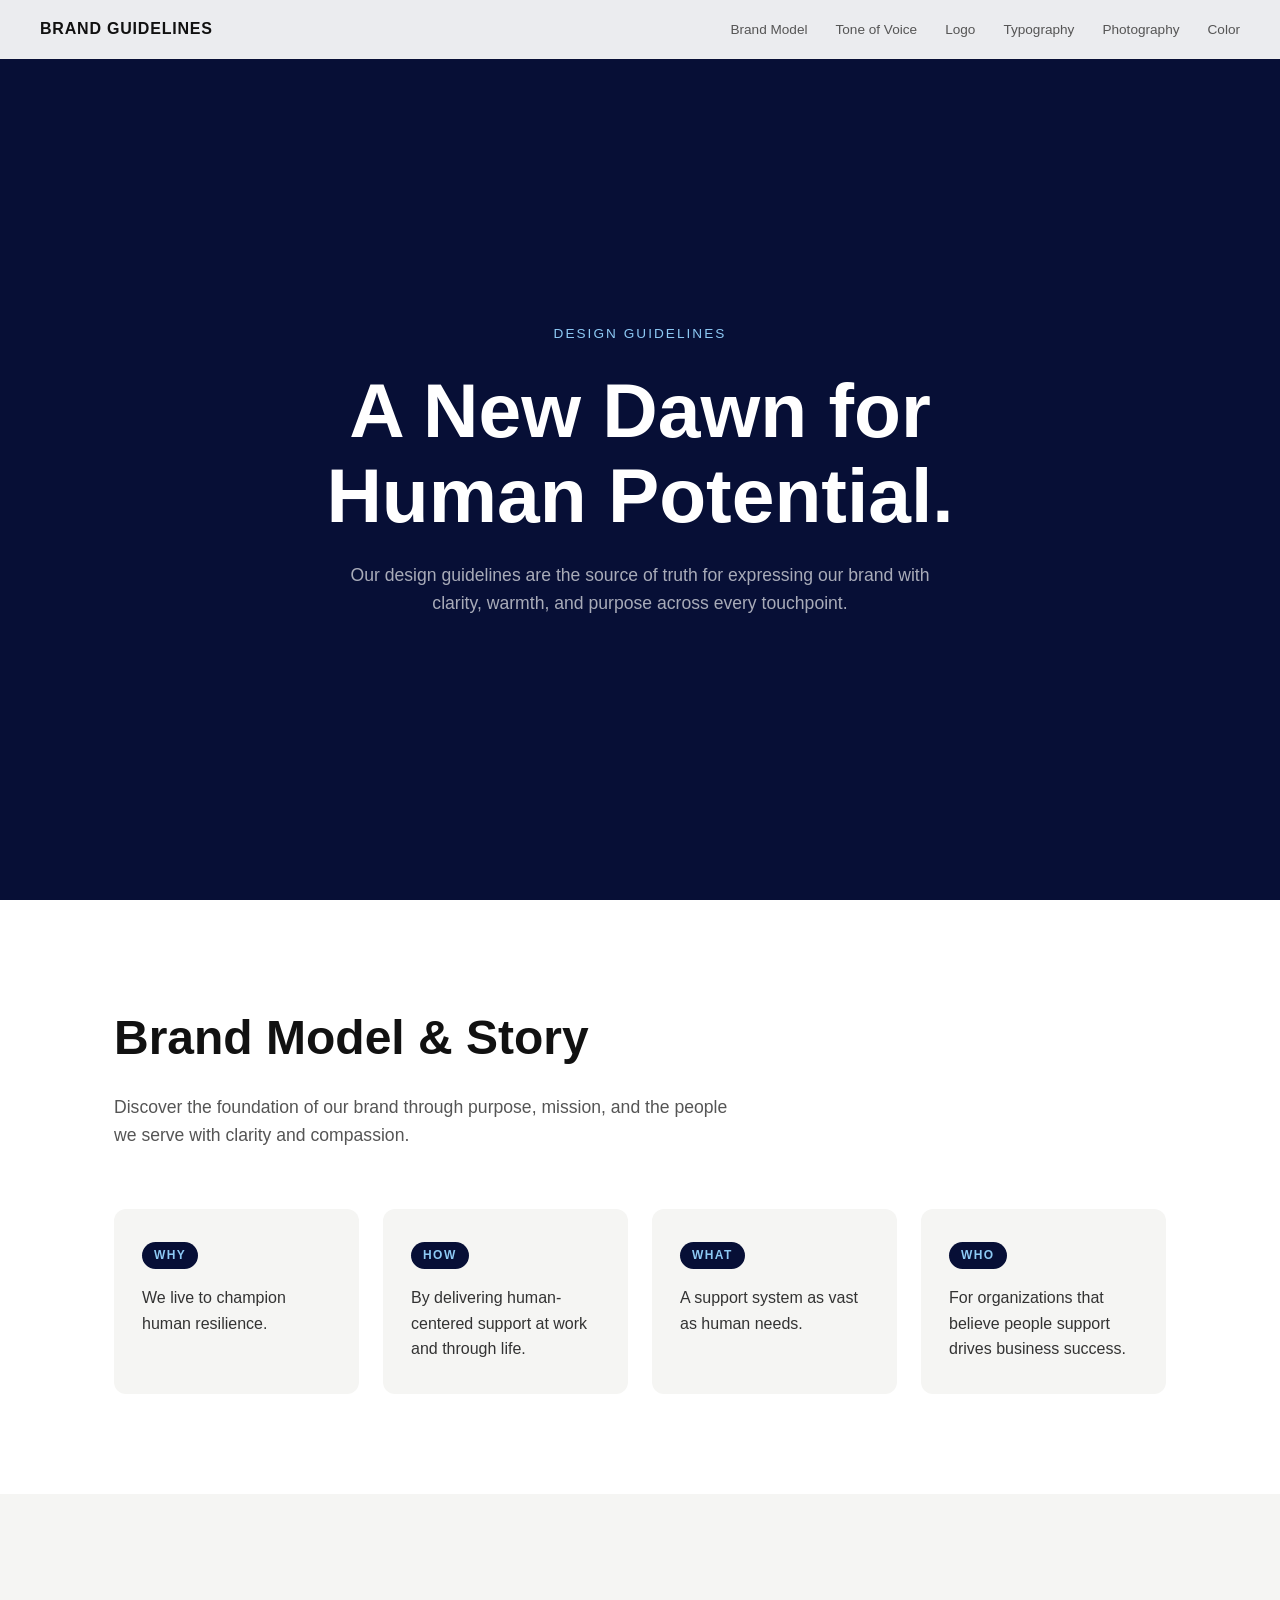
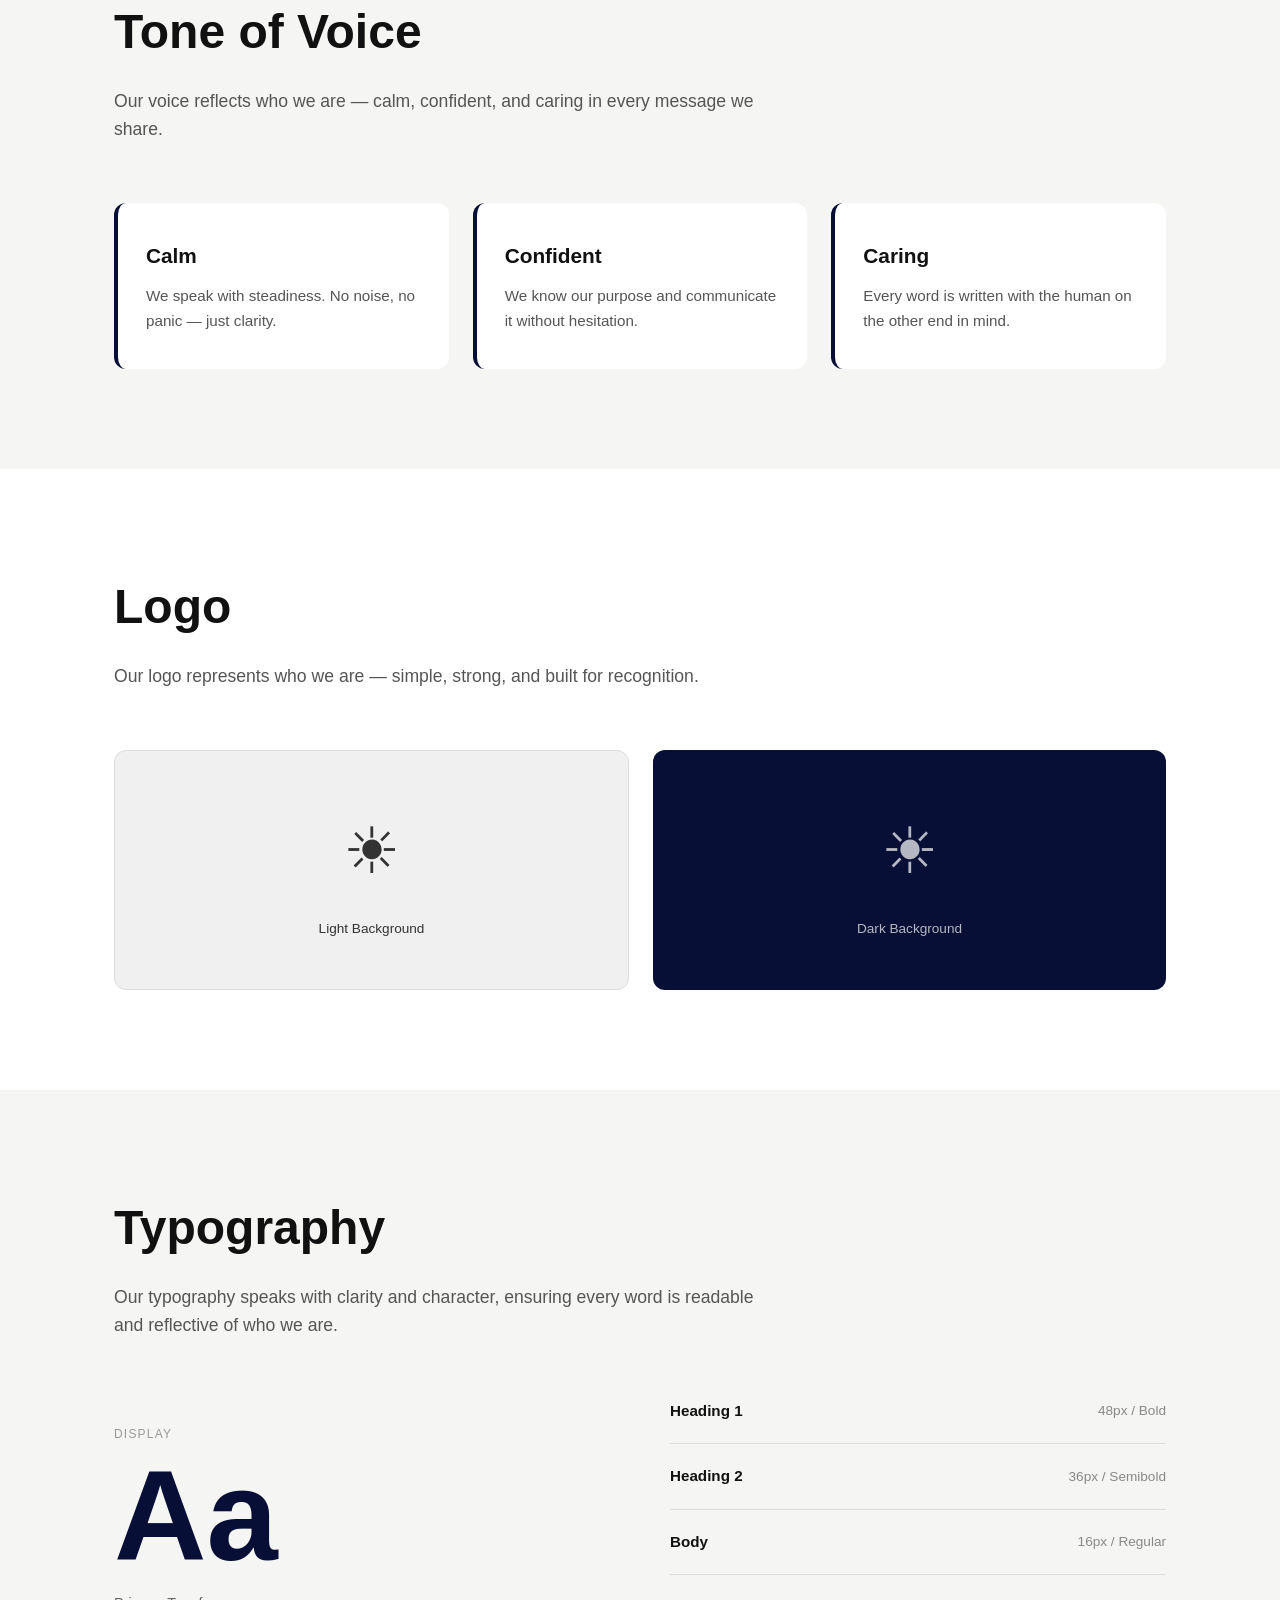
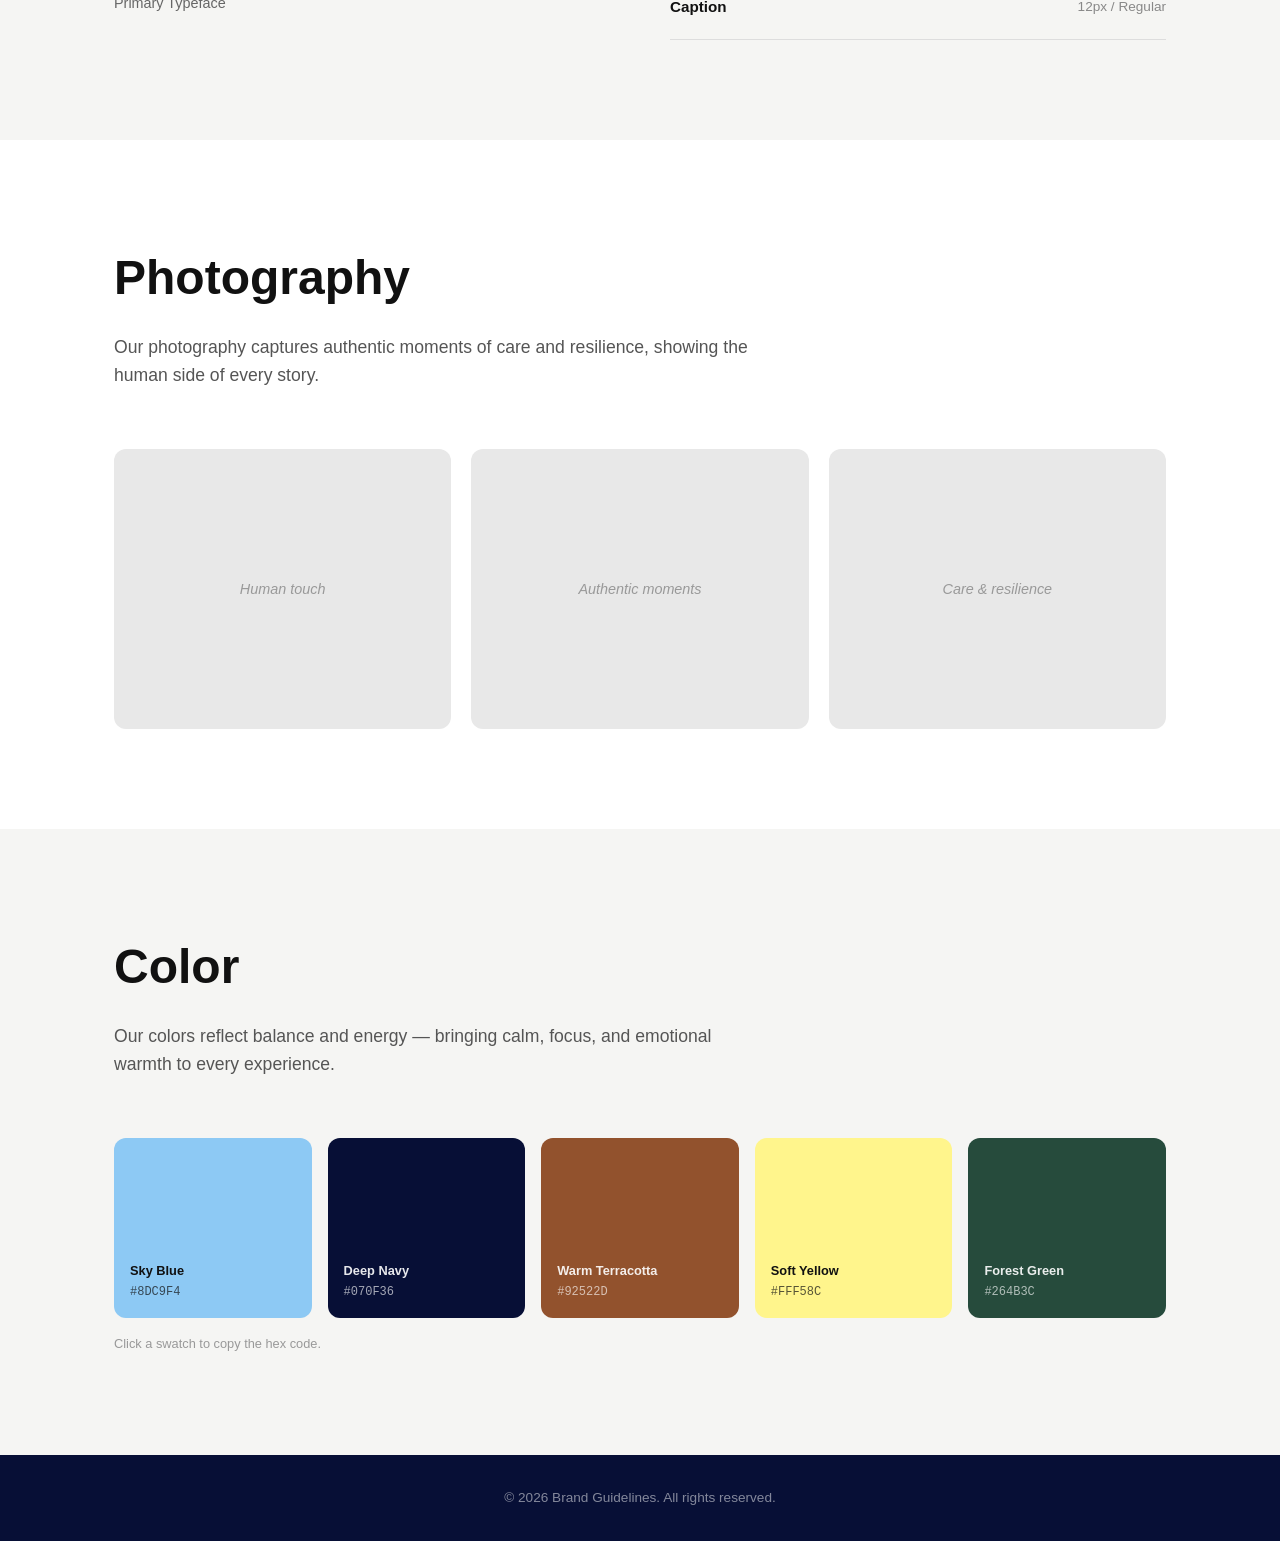
<file: design-guidelines/index.html>
<!DOCTYPE html>
<html lang="en">
<head>
    <meta charset="UTF-8">
    <meta name="viewport" content="width=device-width, initial-scale=1.0">
    <title>Brand Design Guidelines</title>
    <link rel="stylesheet" href="styles.css">
</head>
<body>

    <!-- Nav -->
    <nav class="nav">
        <div class="nav-logo">Brand Guidelines</div>
        <ul class="nav-links">
            <li><a href="#brand-model">Brand Model</a></li>
            <li><a href="#tone">Tone of Voice</a></li>
            <li><a href="#logo">Logo</a></li>
            <li><a href="#typography">Typography</a></li>
            <li><a href="#photography">Photography</a></li>
            <li><a href="#color">Color</a></li>
        </ul>
    </nav>

    <!-- Hero -->
    <section class="hero">
        <div class="hero-inner">
            <p class="hero-label">Design Guidelines</p>
            <h1>A New Dawn for Human Potential.</h1>
            <p class="hero-desc">Our design guidelines are the source of truth for expressing our brand with clarity, warmth, and purpose across every touchpoint.</p>
        </div>
    </section>

    <!-- Brand Model -->
    <section id="brand-model" class="section">
        <div class="container">
            <h2>Brand Model &amp; Story</h2>
            <p class="section-intro">Discover the foundation of our brand through purpose, mission, and the people we serve with clarity and compassion.</p>
            <div class="brand-grid">
                <div class="brand-card">
                    <span class="brand-label">Why</span>
                    <p>We live to champion human resilience.</p>
                </div>
                <div class="brand-card">
                    <span class="brand-label">How</span>
                    <p>By delivering human-centered support at work and through life.</p>
                </div>
                <div class="brand-card">
                    <span class="brand-label">What</span>
                    <p>A support system as vast as human needs.</p>
                </div>
                <div class="brand-card">
                    <span class="brand-label">Who</span>
                    <p>For organizations that believe people support drives business success.</p>
                </div>
            </div>
        </div>
    </section>

    <!-- Tone of Voice -->
    <section id="tone" class="section section-dark">
        <div class="container">
            <h2>Tone of Voice</h2>
            <p class="section-intro">Our voice reflects who we are — calm, confident, and caring in every message we share.</p>
            <div class="tone-grid">
                <div class="tone-card">
                    <h3>Calm</h3>
                    <p>We speak with steadiness. No noise, no panic — just clarity.</p>
                </div>
                <div class="tone-card">
                    <h3>Confident</h3>
                    <p>We know our purpose and communicate it without hesitation.</p>
                </div>
                <div class="tone-card">
                    <h3>Caring</h3>
                    <p>Every word is written with the human on the other end in mind.</p>
                </div>
            </div>
        </div>
    </section>

    <!-- Logo -->
    <section id="logo" class="section">
        <div class="container">
            <h2>Logo</h2>
            <p class="section-intro">Our logo represents who we are — simple, strong, and built for recognition.</p>
            <div class="logo-showcase">
                <div class="logo-box logo-light">
                    <div class="logo-mark">&#9728;</div>
                    <span>Light Background</span>
                </div>
                <div class="logo-box logo-dark">
                    <div class="logo-mark">&#9728;</div>
                    <span>Dark Background</span>
                </div>
            </div>
        </div>
    </section>

    <!-- Typography -->
    <section id="typography" class="section section-dark">
        <div class="container">
            <h2>Typography</h2>
            <p class="section-intro">Our typography speaks with clarity and character, ensuring every word is readable and reflective of who we are.</p>
            <div class="type-showcase">
                <div class="type-sample">
                    <p class="type-label">Display</p>
                    <p class="type-display">Aa</p>
                    <p class="type-name">Primary Typeface</p>
                </div>
                <div class="type-rules">
                    <div class="type-rule">
                        <span class="rule-label">Heading 1</span>
                        <span class="rule-spec">48px / Bold</span>
                    </div>
                    <div class="type-rule">
                        <span class="rule-label">Heading 2</span>
                        <span class="rule-spec">36px / Semibold</span>
                    </div>
                    <div class="type-rule">
                        <span class="rule-label">Body</span>
                        <span class="rule-spec">16px / Regular</span>
                    </div>
                    <div class="type-rule">
                        <span class="rule-label">Caption</span>
                        <span class="rule-spec">12px / Regular</span>
                    </div>
                </div>
            </div>
        </div>
    </section>

    <!-- Photography -->
    <section id="photography" class="section">
        <div class="container">
            <h2>Photography</h2>
            <p class="section-intro">Our photography captures authentic moments of care and resilience, showing the human side of every story.</p>
            <div class="photo-grid">
                <div class="photo-placeholder">Human touch</div>
                <div class="photo-placeholder">Authentic moments</div>
                <div class="photo-placeholder">Care &amp; resilience</div>
            </div>
        </div>
    </section>

    <!-- Color -->
    <section id="color" class="section section-dark">
        <div class="container">
            <h2>Color</h2>
            <p class="section-intro">Our colors reflect balance and energy — bringing calm, focus, and emotional warmth to every experience.</p>
            <div class="color-grid">
                <div class="color-swatch" style="background:#8DC9F4;">
                    <div class="swatch-info">
                        <span class="swatch-name">Sky Blue</span>
                        <span class="swatch-hex" data-hex="#8DC9F4">#8DC9F4</span>
                    </div>
                </div>
                <div class="color-swatch" style="background:#070F36;">
                    <div class="swatch-info light">
                        <span class="swatch-name">Deep Navy</span>
                        <span class="swatch-hex" data-hex="#070F36">#070F36</span>
                    </div>
                </div>
                <div class="color-swatch" style="background:#92522D;">
                    <div class="swatch-info light">
                        <span class="swatch-name">Warm Terracotta</span>
                        <span class="swatch-hex" data-hex="#92522D">#92522D</span>
                    </div>
                </div>
                <div class="color-swatch" style="background:#FFF58C;">
                    <div class="swatch-info">
                        <span class="swatch-name">Soft Yellow</span>
                        <span class="swatch-hex" data-hex="#FFF58C">#FFF58C</span>
                    </div>
                </div>
                <div class="color-swatch" style="background:#264B3C;">
                    <div class="swatch-info light">
                        <span class="swatch-name">Forest Green</span>
                        <span class="swatch-hex" data-hex="#264B3C">#264B3C</span>
                    </div>
                </div>
            </div>
            <p class="copy-hint">Click a swatch to copy the hex code.</p>
            <div class="copy-toast" id="toast">Copied!</div>
        </div>
    </section>

    <!-- Footer -->
    <footer class="footer">
        <div class="container">
            <p>&copy; 2026 Brand Guidelines. All rights reserved.</p>
        </div>
    </footer>

    <script src="script.js"></script>
</body>
</html>
</file>
<file: design-guidelines/styles.css>
* {
    margin: 0;
    padding: 0;
    box-sizing: border-box;
}

:root {
    --navy: #070F36;
    --sky: #8DC9F4;
    --yellow: #FFF58C;
    --green: #264B3C;
    --terra: #92522D;
    --white: #ffffff;
    --light-bg: #f5f5f3;
    --dark-bg: #0d0d0d;
}

body {
    font-family: -apple-system, BlinkMacSystemFont, 'Segoe UI', Roboto, sans-serif;
    color: #111;
    background: var(--white);
    line-height: 1.6;
}

.container {
    max-width: 1100px;
    margin: 0 auto;
    padding: 0 24px;
}

/* Nav */
.nav {
    position: fixed;
    top: 0;
    left: 0;
    right: 0;
    z-index: 100;
    display: flex;
    align-items: center;
    justify-content: space-between;
    padding: 16px 40px;
    background: rgba(255,255,255,0.92);
    backdrop-filter: blur(10px);
    border-bottom: 1px solid #eee;
}

.nav-logo {
    font-weight: 700;
    font-size: 1rem;
    letter-spacing: 0.05em;
    text-transform: uppercase;
}

.nav-links {
    list-style: none;
    display: flex;
    gap: 28px;
}

.nav-links a {
    text-decoration: none;
    color: #555;
    font-size: 0.85rem;
    font-weight: 500;
    transition: color 0.2s;
}

.nav-links a:hover {
    color: #111;
}

/* Hero */
.hero {
    min-height: 100vh;
    background: var(--navy);
    display: flex;
    align-items: center;
    justify-content: center;
    text-align: center;
    padding: 120px 24px 80px;
    color: var(--white);
}

.hero-inner {
    max-width: 800px;
}

.hero-label {
    font-size: 0.85rem;
    letter-spacing: 0.15em;
    text-transform: uppercase;
    color: var(--sky);
    margin-bottom: 24px;
}

.hero h1 {
    font-size: clamp(2.5rem, 6vw, 5rem);
    font-weight: 700;
    line-height: 1.1;
    margin-bottom: 24px;
}

.hero-desc {
    font-size: 1.1rem;
    color: rgba(255,255,255,0.65);
    max-width: 600px;
    margin: 0 auto;
}

/* Sections */
.section {
    padding: 100px 0;
}

.section-dark {
    background: var(--light-bg);
}

.section h2 {
    font-size: clamp(1.8rem, 4vw, 3rem);
    font-weight: 700;
    margin-bottom: 16px;
}

.section-intro {
    font-size: 1.1rem;
    color: #555;
    max-width: 640px;
    margin-bottom: 60px;
}

/* Brand Model */
.brand-grid {
    display: grid;
    grid-template-columns: repeat(auto-fit, minmax(220px, 1fr));
    gap: 24px;
}

.brand-card {
    background: var(--light-bg);
    border-radius: 12px;
    padding: 32px 28px;
}

.brand-label {
    display: inline-block;
    font-size: 0.75rem;
    font-weight: 700;
    letter-spacing: 0.12em;
    text-transform: uppercase;
    color: var(--sky);
    background: var(--navy);
    padding: 4px 12px;
    border-radius: 20px;
    margin-bottom: 16px;
}

.brand-card p {
    font-size: 1rem;
    color: #333;
    line-height: 1.6;
}

/* Tone */
.tone-grid {
    display: grid;
    grid-template-columns: repeat(auto-fit, minmax(240px, 1fr));
    gap: 24px;
}

.tone-card {
    background: var(--white);
    border-radius: 12px;
    padding: 36px 28px;
    border-left: 4px solid var(--navy);
}

.tone-card h3 {
    font-size: 1.3rem;
    margin-bottom: 12px;
}

.tone-card p {
    color: #555;
    font-size: 0.95rem;
}

/* Logo */
.logo-showcase {
    display: flex;
    gap: 24px;
    flex-wrap: wrap;
}

.logo-box {
    flex: 1;
    min-width: 240px;
    height: 240px;
    border-radius: 12px;
    display: flex;
    flex-direction: column;
    align-items: center;
    justify-content: center;
    gap: 16px;
    font-size: 0.85rem;
    font-weight: 500;
}

.logo-light {
    background: #f0f0f0;
    color: #333;
    border: 1px solid #ddd;
}

.logo-dark {
    background: var(--navy);
    color: rgba(255,255,255,0.7);
}

.logo-mark {
    font-size: 4rem;
}

/* Typography */
.type-showcase {
    display: grid;
    grid-template-columns: 1fr 1fr;
    gap: 60px;
    align-items: center;
}

.type-display {
    font-size: 8rem;
    font-weight: 700;
    line-height: 1;
    color: var(--navy);
}

.type-label {
    font-size: 0.75rem;
    text-transform: uppercase;
    letter-spacing: 0.1em;
    color: #999;
    margin-bottom: 8px;
}

.type-name {
    font-size: 0.9rem;
    color: #666;
    margin-top: 12px;
}

.type-rules {
    display: flex;
    flex-direction: column;
    gap: 20px;
}

.type-rule {
    display: flex;
    justify-content: space-between;
    align-items: center;
    padding-bottom: 20px;
    border-bottom: 1px solid #ddd;
}

.rule-label {
    font-weight: 600;
    font-size: 0.95rem;
}

.rule-spec {
    font-size: 0.85rem;
    color: #888;
}

/* Photography */
.photo-grid {
    display: grid;
    grid-template-columns: repeat(auto-fit, minmax(280px, 1fr));
    gap: 20px;
}

.photo-placeholder {
    height: 280px;
    background: #e8e8e8;
    border-radius: 12px;
    display: flex;
    align-items: center;
    justify-content: center;
    font-size: 0.9rem;
    color: #999;
    font-style: italic;
}

/* Color */
.color-grid {
    display: grid;
    grid-template-columns: repeat(auto-fit, minmax(180px, 1fr));
    gap: 16px;
    margin-bottom: 16px;
}

.color-swatch {
    height: 180px;
    border-radius: 12px;
    display: flex;
    align-items: flex-end;
    padding: 16px;
    cursor: pointer;
    transition: transform 0.2s, box-shadow 0.2s;
}

.color-swatch:hover {
    transform: translateY(-4px);
    box-shadow: 0 12px 30px rgba(0,0,0,0.15);
}

.swatch-info {
    color: #111;
}

.swatch-info.light {
    color: rgba(255,255,255,0.9);
}

.swatch-name {
    display: block;
    font-size: 0.8rem;
    font-weight: 600;
    margin-bottom: 2px;
}

.swatch-hex {
    display: block;
    font-size: 0.75rem;
    opacity: 0.7;
    font-family: monospace;
}

.copy-hint {
    font-size: 0.8rem;
    color: #999;
    margin-top: 8px;
}

.copy-toast {
    position: fixed;
    bottom: 32px;
    left: 50%;
    transform: translateX(-50%) translateY(20px);
    background: #111;
    color: white;
    padding: 10px 24px;
    border-radius: 30px;
    font-size: 0.85rem;
    opacity: 0;
    transition: opacity 0.3s, transform 0.3s;
    pointer-events: none;
}

.copy-toast.show {
    opacity: 1;
    transform: translateX(-50%) translateY(0);
}

/* Footer */
.footer {
    background: var(--navy);
    color: rgba(255,255,255,0.5);
    text-align: center;
    padding: 32px 24px;
    font-size: 0.85rem;
}

/* Responsive */
@media (max-width: 768px) {
    .nav-links {
        display: none;
    }

    .type-showcase {
        grid-template-columns: 1fr;
    }

    .type-display {
        font-size: 5rem;
    }
}

/* Scroll fade-in */
.fade-in {
    opacity: 0;
    transform: translateY(24px);
    transition: opacity 0.6s ease, transform 0.6s ease;
}

.fade-in.visible {
    opacity: 1;
    transform: translateY(0);
}
</file>
